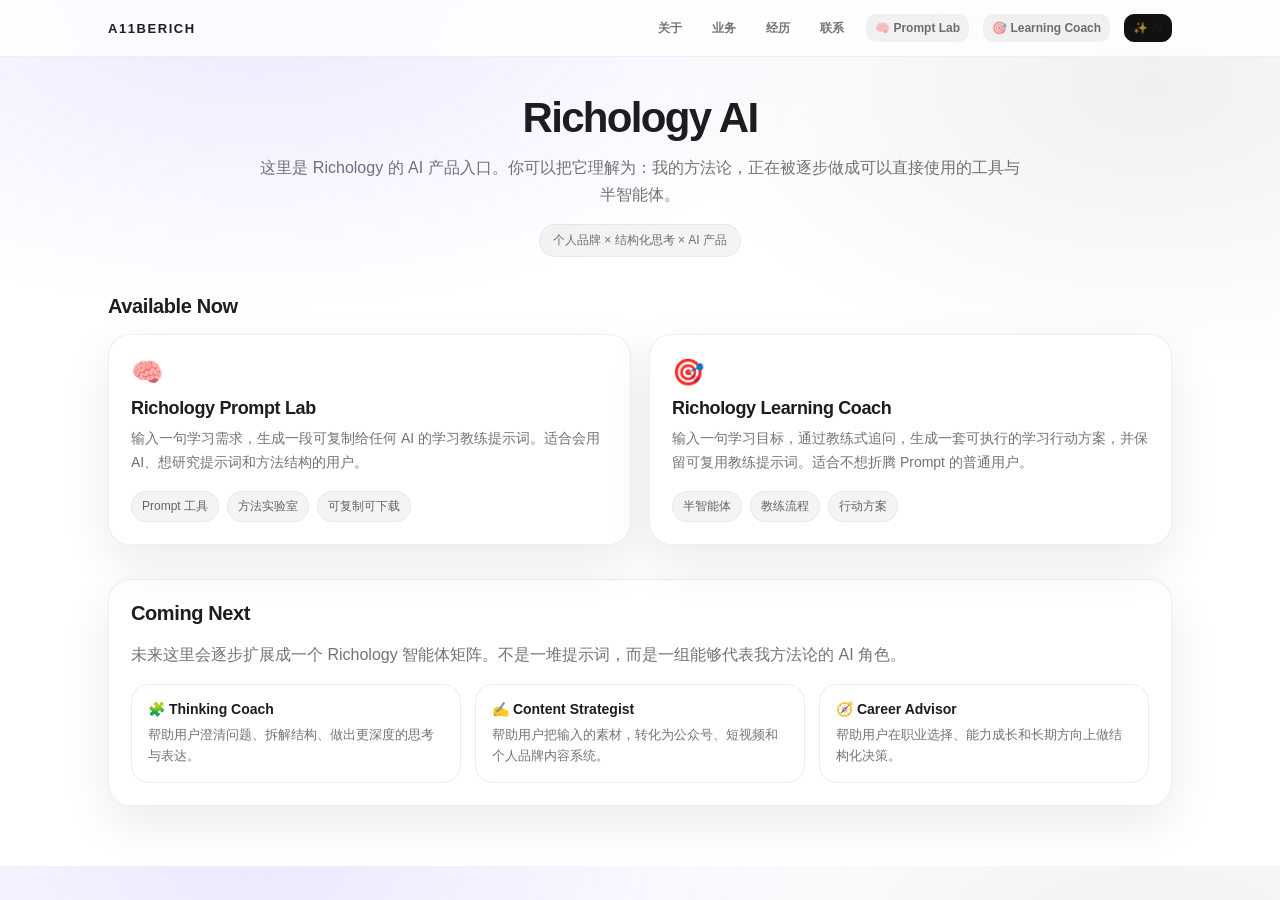
<file: ai/index.html>
<!doctype html>
<html lang="zh-CN">
<head>
  <meta charset="utf-8" />
  <meta name="viewport" content="width=device-width,initial-scale=1" />
  <title>Richology AI</title>
  <meta name="description" content="Richology 的 AI 产品入口，包括 Prompt Lab、Learning Coach 以及未来更多智能体工具。" />
  <link rel="stylesheet" href="/css/style.css">
  <style>
    :root{
      --text:#1d1d1f;
      --muted:rgba(29,29,31,.62);
      --line:rgba(0,0,0,.08);
      --accent:#7c5cff;
      --shadow:0 18px 50px rgba(0,0,0,.08);
    }

    *{box-sizing:border-box}

    body{
      margin:0;
      font-family:-apple-system,BlinkMacSystemFont,"Segoe UI",Roboto,Helvetica,Arial,sans-serif;
      color:var(--text);
      background:
        radial-gradient(1000px 520px at 20% 0%, rgba(124,92,255,.14), transparent 60%),
        radial-gradient(900px 520px at 90% 10%, rgba(0,0,0,.06), transparent 55%),
        #fff;
      -webkit-font-smoothing:antialiased;
      -moz-osx-font-smoothing:grayscale;
    }

    .wrap{
      max-width:1100px;
      margin:0 auto;
      padding:96px 18px 60px;
    }

    .hero{
      text-align:center;
      max-width:820px;
      margin:0 auto 38px;
    }

    .hero-title{
      font-size:42px;
      line-height:1.04;
      font-weight:700;
      letter-spacing:-0.04em;
      margin-bottom:14px;
    }

    .hero-subtitle{
      font-size:16px;
      line-height:1.7;
      color:var(--muted);
      margin:0 auto 16px;
      max-width:760px;
    }

    .hero-note{
      display:inline-block;
      font-size:12px;
      color:rgba(29,29,31,.62);
      background:rgba(0,0,0,.045);
      padding:7px 13px;
      border-radius:999px;
      border:1px solid rgba(0,0,0,.05);
    }

    .section-title{
      font-size:20px;
      font-weight:700;
      margin:0 0 16px 0;
      letter-spacing:-0.02em;
    }

    .grid{
      display:grid;
      grid-template-columns:repeat(2, minmax(0,1fr));
      gap:18px;
      margin-bottom:34px;
    }

    .card{
      display:block;
      background:rgba(255,255,255,.82);
      backdrop-filter:blur(20px) saturate(165%);
      -webkit-backdrop-filter:blur(20px) saturate(165%);
      border:1px solid rgba(0,0,0,.07);
      border-radius:22px;
      box-shadow:var(--shadow);
      padding:22px;
      text-decoration:none;
      color:inherit;
      transition:.18s transform, .18s box-shadow, .18s border;
    }

    .card:hover{
      transform:translateY(-2px);
      box-shadow:0 24px 60px rgba(0,0,0,.10);
      border-color:rgba(124,92,255,.18);
    }

    .card-icon{
      font-size:26px;
      margin-bottom:10px;
    }

    .card-title{
      font-size:18px;
      font-weight:700;
      margin-bottom:8px;
      letter-spacing:-0.02em;
    }

    .card-desc{
      font-size:14px;
      line-height:1.7;
      color:var(--muted);
      margin-bottom:16px;
    }

    .card-meta{
      display:flex;
      flex-wrap:wrap;
      gap:8px;
    }

    .tag{
      font-size:12px;
      padding:6px 10px;
      border-radius:999px;
      background:rgba(0,0,0,.045);
      color:rgba(29,29,31,.68);
      border:1px solid rgba(0,0,0,.05);
    }

    .coming{
      background:rgba(255,255,255,.76);
      border:1px solid rgba(0,0,0,.07);
      border-radius:22px;
      box-shadow:var(--shadow);
      padding:22px;
    }

    .coming-list{
      display:grid;
      grid-template-columns:repeat(3, minmax(0,1fr));
      gap:14px;
      margin-top:16px;
    }

    .coming-item{
      border:1px solid rgba(0,0,0,.07);
      border-radius:18px;
      background:rgba(255,255,255,.68);
      padding:16px;
    }

    .coming-item h3{
      margin:0 0 8px 0;
      font-size:14px;
    }

    .coming-item p{
      margin:0;
      font-size:13px;
      line-height:1.6;
      color:var(--muted);
    }

    @media (max-width: 900px){
      .grid{
        grid-template-columns:1fr;
      }

      .coming-list{
        grid-template-columns:1fr;
      }
    }

    @media (max-width: 640px){
      .wrap{
        padding:92px 14px 48px;
      }

      .hero-title{
        font-size:31px;
        line-height:1.08;
      }

      .hero-subtitle{
        font-size:14px;
        line-height:1.65;
      }
    }
  </style>
</head>
<body>

  <nav class="glass-nav">
    <div class="nav-inner">
      <a href="/" class="nav-brand">A11BERICH</a>

      <div class="nav-links desktop-nav">
        <a href="/#top">关于</a>
        <a href="/#expertise">业务</a>
        <a href="/#experience">经历</a>
        <a href="/#contact">联系</a>
        <a href="/prompt" class="nav-pill">🧠 Prompt Lab</a>
        <a href="/learning" class="nav-pill">🎯 Learning Coach</a>
        <a href="/ai" class="nav-pill">✨ AI</a>
      </div>

      <div class="mobile-nav">
        <a href="/ai" class="nav-pill">✨ AI</a>
        <button id="menuToggle" class="menu-btn" aria-label="打开菜单">☰</button>
      </div>
    </div>

    <div id="mobileMenu" class="mobile-menu hidden">
      <div class="mobile-menu-inner">
        <a href="/#top">关于</a>
        <a href="/#expertise">业务</a>
        <a href="/#experience">经历</a>
        <a href="/#contact">联系</a>
        <a href="/prompt">🧠 Prompt Lab</a>
        <a href="/learning">🎯 Learning Coach</a>
      </div>
    </div>
  </nav>

  <div class="wrap">

    <header class="hero">
      <div class="hero-title">Richology AI</div>
      <div class="hero-subtitle">
        这里是 Richology 的 AI 产品入口。你可以把它理解为：我的方法论，正在被逐步做成可以直接使用的工具与半智能体。
      </div>
      <div class="hero-note">个人品牌 × 结构化思考 × AI 产品</div>
    </header>

    <section>
      <h2 class="section-title">Available Now</h2>

      <div class="grid">
        <a href="/prompt" class="card">
          <div class="card-icon">🧠</div>
          <div class="card-title">Richology Prompt Lab</div>
          <div class="card-desc">
            输入一句学习需求，生成一段可复制给任何 AI 的学习教练提示词。适合会用 AI、想研究提示词和方法结构的用户。
          </div>
          <div class="card-meta">
            <span class="tag">Prompt 工具</span>
            <span class="tag">方法实验室</span>
            <span class="tag">可复制可下载</span>
          </div>
        </a>

        <a href="/learning" class="card">
          <div class="card-icon">🎯</div>
          <div class="card-title">Richology Learning Coach</div>
          <div class="card-desc">
            输入一句学习目标，通过教练式追问，生成一套可执行的学习行动方案，并保留可复用教练提示词。适合不想折腾 Prompt 的普通用户。
          </div>
          <div class="card-meta">
            <span class="tag">半智能体</span>
            <span class="tag">教练流程</span>
            <span class="tag">行动方案</span>
          </div>
        </a>
      </div>
    </section>

    <section class="coming">
      <h2 class="section-title">Coming Next</h2>
      <div class="hero-subtitle" style="text-align:left; max-width:none; margin:0 0 6px 0;">
        未来这里会逐步扩展成一个 Richology 智能体矩阵。不是一堆提示词，而是一组能够代表我方法论的 AI 角色。
      </div>

      <div class="coming-list">
        <div class="coming-item">
          <h3>🧩 Thinking Coach</h3>
          <p>帮助用户澄清问题、拆解结构、做出更深度的思考与表达。</p>
        </div>

        <div class="coming-item">
          <h3>✍️ Content Strategist</h3>
          <p>帮助用户把输入的素材，转化为公众号、短视频和个人品牌内容系统。</p>
        </div>

        <div class="coming-item">
          <h3>🧭 Career Advisor</h3>
          <p>帮助用户在职业选择、能力成长和长期方向上做结构化决策。</p>
        </div>
      </div>
    </section>

  </div>

  <script>
    const menuToggle = document.getElementById('menuToggle');
    const mobileMenu = document.getElementById('mobileMenu');

    if(menuToggle && mobileMenu){
      menuToggle.addEventListener('click', function(){
        mobileMenu.classList.toggle('hidden');
      });

      mobileMenu.querySelectorAll('a').forEach(link=>{
        link.addEventListener('click', ()=>{
          mobileMenu.classList.add('hidden');
        });
      });
    }
    const currentPath = window.location.pathname;

document.querySelectorAll('.nav-links a').forEach(link => {
  const linkPath = new URL(link.href).pathname;

  if (link.classList.contains('nav-pill') && linkPath !== "/" && currentPath.startsWith(linkPath)) {
    link.classList.add('nav-pill-dark');
  }
});
  </script>
</body>
</html>
</file>
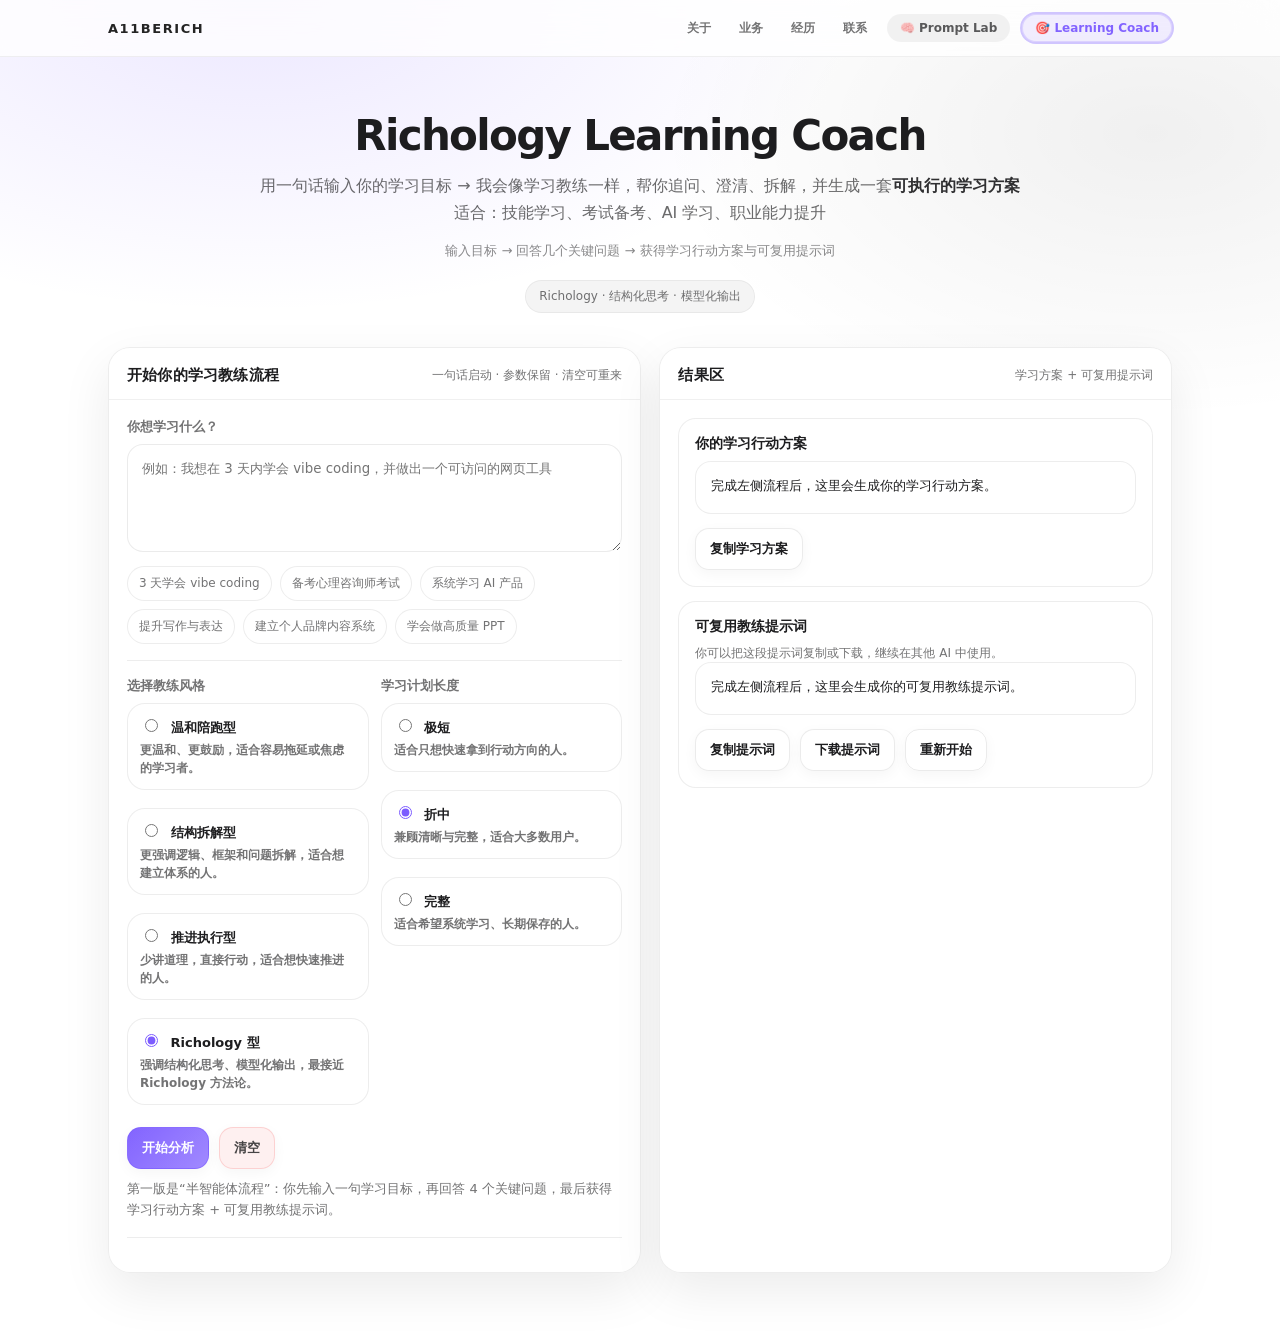
<file: learning/index.html>
<!doctype html>
<html lang="zh-CN">
<head>
  <meta charset="utf-8" />
  <meta name="viewport" content="width=device-width,initial-scale=1" />
  <title>Richology Learning Coach</title>
  <meta name="description" content="用一句话输入你的学习目标，我会像学习教练一样，帮你追问、澄清、拆解，并生成一套可执行的学习方案。" />
  <link rel="stylesheet" href="/css/style.css">
  <style>
    a{
  text-decoration:none;
}
    :root{
      --bg:#ffffff;
      --text:#1d1d1f;
      --muted:rgba(29,29,31,.62);
      --line:rgba(0,0,0,.08);
      --accent:#7c5cff;
      --accent2:#22c55e;
      --danger:#ef4444;
      --shadow:0 18px 50px rgba(0,0,0,.08);
      --radius:22px;
      --mono:ui-monospace,SFMono-Regular,Menlo,Monaco,Consolas,"Liberation Mono","Courier New",monospace;
      --sans:ui-sans-serif,system-ui,-apple-system,Segoe UI,Roboto,Helvetica,Arial,"Apple Color Emoji","Segoe UI Emoji";
    }

    *{box-sizing:border-box}

    html{
      scroll-behavior:smooth;
    }

    body{
      margin:0;
      font-family:var(--sans);
      color:var(--text);
      background:
        radial-gradient(1000px 520px at 20% 0%, rgba(124,92,255,.14), transparent 60%),
        radial-gradient(900px 520px at 90% 10%, rgba(0,0,0,.06), transparent 55%),
        #fff;
      -webkit-font-smoothing:antialiased;
      -moz-osx-font-smoothing:grayscale;
    }

    /* ===== Top Nav ===== */
    .glass-nav{
      position:fixed;
      top:0; left:0; right:0;
      z-index:999;
      background:rgba(255,255,255,.78);
      backdrop-filter:blur(22px) saturate(180%);
      -webkit-backdrop-filter:blur(22px) saturate(180%);
      border-bottom:1px solid rgba(0,0,0,.06);
    }

    .nav-inner{
      max-width:1100px;
      margin:0 auto;
      padding:10px 18px;
      display:flex;
      align-items:center;
      justify-content:space-between;
      gap:12px;
      min-height:56px;
      flex-wrap:wrap;
    }

    .nav-brand{
      font-size:13px;
      font-weight:700;
      letter-spacing:.12em;
      text-decoration:none;
      color:#111;
      opacity:.92;
    }

    .nav-links{
  display:flex;
  align-items:center;
  gap:12px;
  justify-content:flex-end;
}

.desktop-nav{
  display:flex;
}

.mobile-nav{
  display:none;
  align-items:center;
  gap:8px;
}

.menu-btn{
  width:40px;
  height:40px;
  border-radius:999px;
  border:1px solid rgba(0,0,0,.08);
  background:rgba(0,0,0,.05);
  color:#444;
  font-size:16px;
  display:inline-flex;
  align-items:center;
  justify-content:center;
  box-shadow:none;
}

.mobile-menu{
  border-top:1px solid rgba(0,0,0,.06);
  background:rgba(255,255,255,.92);
  backdrop-filter:blur(18px);
  -webkit-backdrop-filter:blur(18px);
}

.mobile-menu-inner{
  max-width:1100px;
  margin:0 auto;
  padding:10px 18px 14px;
  display:flex;
  flex-direction:column;
  gap:4px;
}

.mobile-menu-inner a{
  font-size:14px;
  font-weight:600;
  color:rgba(29,29,31,.74);
  text-decoration:none;
  padding:10px 4px;
}

    .nav-links a{
      font-size:12px;
      font-weight:600;
      color:rgba(29,29,31,.62);
      text-decoration:none;
      padding:6px 8px;
      border-radius:10px;
    }

    .nav-links a:hover{
      color:#111;
      background:rgba(0,0,0,.05);
    }

    .nav-pill{
      padding:6px 12px !important;
      border-radius:999px !important;
      background:rgba(0,0,0,.05);
      color:rgba(29,29,31,.72) !important;
      border:1px solid transparent;
    }

    .nav-pill.active{
      background:rgba(124,92,255,.10);
      color:rgba(124,92,255,.95) !important;
      border:1px solid rgba(124,92,255,.18);
    }

    /* ===== Layout ===== */
    .wrap{
      max-width:1100px;
      margin:0 auto;
      padding:96px 18px 60px;
    }

    .hero{
      margin-bottom:34px;
      padding-top:18px;
    }

    .hero-inner{
      text-align:center;
      max-width:820px;
      margin:0 auto;
    }

    .hero-title{
      font-size:42px;
      line-height:1.04;
      font-weight:700;
      letter-spacing:-0.04em;
      color:#1d1d1f;
      margin-bottom:14px;
    }

    .hero-subtitle{
      max-width:780px;
      margin:0 auto 16px auto;
      line-height:1.7;
      font-size:16px;
      color:rgba(29,29,31,.66);
    }

    .hero-subtitle strong{
      font-weight:700;
      color:rgba(29,29,31,.92);
    }

    .hero-subtitle span{
      display:block;
    }

    .hero-note{
      text-align:center;
      font-size:13px;
      color:rgba(29,29,31,.52);
      margin-bottom:20px;
    }

    .hero-badge{
      display:inline-block;
      font-size:12px;
      color:rgba(29,29,31,.62);
      background:rgba(0,0,0,.045);
      padding:7px 13px;
      border-radius:999px;
      border:1px solid rgba(0,0,0,.05);
    }

    .grid{
      display:grid;
      grid-template-columns:1.02fr .98fr;
      gap:18px;
      margin-top:18px;
    }

    /* ===== Cards ===== */
    .card{
      background:rgba(255,255,255,.82);
      backdrop-filter:blur(20px) saturate(165%);
      -webkit-backdrop-filter:blur(20px) saturate(165%);
      border:1px solid rgba(0,0,0,.07);
      border-radius:22px;
      box-shadow:0 18px 50px rgba(0,0,0,.08);
      overflow:hidden;
    }

    .card .hd{
      padding:18px 18px 14px;
      border-bottom:1px solid rgba(0,0,0,.06);
      display:flex;
      align-items:center;
      justify-content:space-between;
      gap:10px;
      background:rgba(255,255,255,.62);
    }

    .card .hd h2{
      margin:0;
      font-size:15px;
      letter-spacing:.2px;
    }

    .card .bd{
      padding:18px;
    }

    .small{
      font-size:12px;
      color:var(--muted);
    }

    label{
      display:block;
      font-size:13px;
      color:var(--muted);
      margin-bottom:8px;
      font-weight:600;
    }

    textarea, input, select{
      width:100%;
      border-radius:16px;
      border:1px solid rgba(0,0,0,.08);
      background:rgba(255,255,255,.86);
      color:var(--text);
      padding:13px 14px;
      outline:none;
      transition:.18s;
      font-family:var(--sans);
    }

    textarea{
      min-height:108px;
      resize:vertical;
      line-height:1.6;
    }

    textarea:focus, input:focus, select:focus{
      border-color:rgba(124,92,255,.42);
      box-shadow:0 0 0 4px rgba(124,92,255,.11);
      background:rgba(255,255,255,.98);
    }

    .chips{
      display:flex;
      flex-wrap:wrap;
      gap:8px;
      margin-top:10px;
    }

    .chip{
      font-size:12px;
      color:var(--muted);
      padding:8px 11px;
      border:1px solid rgba(0,0,0,.07);
      border-radius:999px;
      background:rgba(255,255,255,.74);
      cursor:pointer;
      user-select:none;
      transition:.15s;
    }

    .chip:hover{
      border-color:rgba(124,92,255,.28);
      color:var(--text);
      background:rgba(255,255,255,.98);
      box-shadow:0 8px 18px rgba(124,92,255,.08);
    }

    .row{
      display:grid;
      grid-template-columns:1fr 1fr;
      gap:12px;
    }

    .stack{
      display:flex;
      flex-direction:column;
      gap:12px;
    }

    .radios{
      display:grid;
      gap:10px;
    }

    .radio-card{
      border:1px solid rgba(0,0,0,.07);
      border-radius:18px;
      padding:12px 12px;
      background:rgba(255,255,255,.64);
      cursor:pointer;
      transition:.15s;
    }

    .radio-card:hover{
      background:rgba(255,255,255,.9);
      border-color:rgba(124,92,255,.18);
      box-shadow:0 10px 24px rgba(124,92,255,.05);
    }

    .radio-card input{
      width:auto;
      margin-right:8px;
      accent-color:var(--accent);
    }

    .radio-title{
      font-size:13px;
      font-weight:700;
      color:var(--text);
      margin-bottom:4px;
    }

    .radio-desc{
      font-size:12px;
      color:var(--muted);
      line-height:1.5;
    }

    .btns{
      display:flex;
      flex-wrap:wrap;
      gap:10px;
      margin-top:14px;
    }

    button{
      border:0;
      border-radius:14px;
      padding:11px 14px;
      font-weight:700;
      color:var(--text);
      background:rgba(255,255,255,.72);
      border:1px solid rgba(0,0,0,.08);
      cursor:pointer;
      transition:.16s transform, .16s background, .16s border, .16s box-shadow;
      user-select:none;
      font-family:var(--sans);
      box-shadow:0 4px 14px rgba(0,0,0,.04);
    }

    button:hover{
      transform:translateY(-1px);
      background:rgba(255,255,255,.95);
      box-shadow:0 10px 24px rgba(0,0,0,.06);
    }

    button.primary{
      color:#fff;
      background:linear-gradient(135deg, rgba(124,92,255,.95), rgba(124,92,255,.72));
      border-color:rgba(124,92,255,.52);
    }

    button.good{
      color:#fff;
      background:linear-gradient(135deg, rgba(34,197,94,.95), rgba(34,197,94,.72));
      border-color:rgba(34,197,94,.48);
    }

    button.danger{
      background:rgba(239,68,68,.08);
      border-color:rgba(239,68,68,.18);
      color:rgba(29,29,31,.82);
    }

    button.ghost{
      background:transparent;
    }

    .hint{
      margin-top:10px;
      color:var(--muted);
      font-size:13px;
      line-height:1.6;
    }

    .hidden{
      display:none !important;
    }

    .question{
      padding:14px;
      border:1px solid rgba(0,0,0,.07);
      border-radius:18px;
      background:rgba(255,255,255,.62);
    }

    .question-title{
      font-size:13px;
      font-weight:700;
      color:var(--text);
      margin-bottom:8px;
    }

    .result-block{
      display:flex;
      flex-direction:column;
      gap:14px;
    }

    .result-card{
      border:1px solid rgba(0,0,0,.07);
      background:rgba(255,255,255,.72);
      border-radius:18px;
      padding:16px;
    }

    .result-card h3{
      margin:0 0 8px 0;
      font-size:14px;
    }

    pre{
      margin:0;
      white-space:pre-wrap;
      word-break:break-word;
      font-family:var(--mono);
      font-size:12.5px;
      line-height:1.65;
      background:rgba(255,255,255,.84);
      border:1px solid rgba(0,0,0,.07);
      border-radius:16px;
      padding:15px;
      color:var(--text);
    }

    .muted-note{
      font-size:12px;
      color:var(--muted);
      margin-top:8px;
      line-height:1.55;
    }

    .divider{
      height:1px;
      background:rgba(0,0,0,.07);
      margin:16px 0;
    }

    .toast{
      position:fixed;
      left:50%;
      transform:translateX(-50%);
      bottom:18px;
      background:rgba(255,255,255,.92);
      border:1px solid rgba(0,0,0,.07);
      color:var(--text);
      padding:10px 12px;
      border-radius:999px;
      box-shadow:0 12px 30px rgba(0,0,0,.08);
      font-size:13px;
      opacity:0;
      pointer-events:none;
      transition:.2s opacity, .2s transform;
      z-index:9999;
    }

    .toast.show{
      opacity:1;
      transform:translateX(-50%) translateY(-4px);
    }

    @media (min-width:768px){
      .hero-subtitle span{
        display:inline;
      }
    }

    @media (max-width: 960px){
      .grid{grid-template-columns:1fr;}
    }

    @media (max-width: 640px){
  .nav-inner{
    padding:10px 14px;
  }

  .desktop-nav{
    display:none;
  }

  .mobile-nav{
    display:flex;
  }

  .wrap{
    padding:92px 14px 48px;
  }

  .hero{
    margin-bottom:26px;
    padding-top:8px;
  }

  .hero-title{
    font-size:31px;
    line-height:1.08;
  }

  .hero-subtitle{
    font-size:14px;
    line-height:1.65;
  }

  .row{
    grid-template-columns:1fr;
  }
}
  </style>
</head>
<body>

  <nav class="glass-nav">
  <div class="nav-inner">
    <a href="/" class="nav-brand">A11BERICH</a>

    <!-- Desktop Navigation -->
    <div class="nav-links desktop-nav">
      <a href="/#top">关于</a>
      <a href="/#expertise">业务</a>
      <a href="/#experience">经历</a>
      <a href="/#contact">联系</a>
      <a href="/prompt" class="nav-pill">🧠 Prompt Lab</a>
      <a href="/learning" class="nav-pill active">🎯 Learning Coach</a>
    </div>

    <!-- Mobile Navigation -->
    <div class="mobile-nav">
      <a href="/learning" class="nav-pill active">🎯 Learning Coach</a>

      <button id="menuToggle"
        class="menu-btn"
        aria-label="打开菜单">
        ☰
      </button>
    </div>
  </div>

  <!-- Mobile Dropdown -->
  <div id="mobileMenu" class="mobile-menu hidden">
    <div class="mobile-menu-inner">
      <a href="/#top">关于</a>
      <a href="/#expertise">业务</a>
      <a href="/#experience">经历</a>
      <a href="/#contact">联系</a>
      <a href="/prompt">🧠 Prompt Lab</a>
    </div>
  </div>
</nav>

  <div class="wrap">

    <header class="hero">
      <div class="hero-inner">
        <div class="hero-title">Richology Learning Coach</div>

        <div class="hero-subtitle">
          <span>用一句话输入你的学习目标</span>
          <span>→ 我会像学习教练一样，帮你追问、澄清、拆解，并生成一套<strong>可执行的学习方案</strong></span>
          <span>适合：技能学习、考试备考、AI 学习、职业能力提升</span>
        </div>

        <div class="hero-note">
          输入目标 → 回答几个关键问题 → 获得学习行动方案与可复用提示词
        </div>

        <div class="hero-badge">Richology · 结构化思考 · 模型化输出</div>
      </div>
    </header>

    <div class="grid">

      <section class="card">
        <div class="hd">
          <h2>开始你的学习教练流程</h2>
          <div class="small">一句话启动 · 参数保留 · 清空可重来</div>
        </div>

        <div class="bd">

          <label for="goal">你想学习什么？</label>
          <textarea id="goal" placeholder="例如：我想在 3 天内学会 vibe coding，并做出一个可访问的网页工具"></textarea>

          <div class="chips" id="examples">
            <div class="chip" data-eg="我想在 3 天内学会 vibe coding，并做出一个可访问的网页工具">3 天学会 vibe coding</div>
            <div class="chip" data-eg="我想备考心理咨询师考试，希望用 30 天建立稳定的刷题和复盘系统">备考心理咨询师考试</div>
            <div class="chip" data-eg="我想在 30 天内建立 AI 产品的基本认知，并做出一个最小可用工具">系统学习 AI 产品</div>
            <div class="chip" data-eg="我想提升写作与表达能力，希望每周都能产出更清晰的内容">提升写作与表达</div>
            <div class="chip" data-eg="我想建立个人品牌内容系统，让自己能稳定输出短视频和文章">建立个人品牌内容系统</div>
            <div class="chip" data-eg="我想学会做更清晰、更专业的 PPT，用在职场和汇报场景里">学会做高质量 PPT</div>
          </div>

          <div class="divider"></div>

          <div class="row">
            <div>
              <label>选择教练风格</label>
              <div class="radios">
                <label class="radio-card">
                  <div class="radio-title">
                    <input type="radio" name="coach_style" value="温和陪跑型">
                    温和陪跑型
                  </div>
                  <div class="radio-desc">更温和、更鼓励，适合容易拖延或焦虑的学习者。</div>
                </label>

                <label class="radio-card">
                  <div class="radio-title">
                    <input type="radio" name="coach_style" value="结构拆解型">
                    结构拆解型
                  </div>
                  <div class="radio-desc">更强调逻辑、框架和问题拆解，适合想建立体系的人。</div>
                </label>

                <label class="radio-card">
                  <div class="radio-title">
                    <input type="radio" name="coach_style" value="推进执行型">
                    推进执行型
                  </div>
                  <div class="radio-desc">少讲道理，直接行动，适合想快速推进的人。</div>
                </label>

                <label class="radio-card">
                  <div class="radio-title">
                    <input type="radio" name="coach_style" value="Richology 型" checked>
                    Richology 型
                  </div>
                  <div class="radio-desc">强调结构化思考、模型化输出，最接近 Richology 方法论。</div>
                </label>
              </div>
            </div>

            <div>
              <label>学习计划长度</label>
              <div class="radios">
                <label class="radio-card">
                  <div class="radio-title">
                    <input type="radio" name="plan_length" value="极短">
                    极短
                  </div>
                  <div class="radio-desc">适合只想快速拿到行动方向的人。</div>
                </label>

                <label class="radio-card">
                  <div class="radio-title">
                    <input type="radio" name="plan_length" value="折中" checked>
                    折中
                  </div>
                  <div class="radio-desc">兼顾清晰与完整，适合大多数用户。</div>
                </label>

                <label class="radio-card">
                  <div class="radio-title">
                    <input type="radio" name="plan_length" value="完整">
                    完整
                  </div>
                  <div class="radio-desc">适合希望系统学习、长期保存的人。</div>
                </label>
              </div>
            </div>
          </div>

          <div class="btns">
            <button class="primary" id="startAnalysis">开始分析</button>
            <button class="danger" id="clearInput">清空</button>
          </div>

          <div class="hint">
            第一版是“半智能体流程”：你先输入一句学习目标，再回答 4 个关键问题，最后获得学习行动方案 + 可复用教练提示词。
          </div>

          <div class="divider"></div>

          <div id="questionSection" class="hidden">
            <label>为了给你更合适的学习方案，我还想确认几个问题</label>

            <div class="stack">

              <div class="question">
                <div class="question-title">1. 你现在的基础是什么？</div>
                <select id="q_level">
                  <option value="完全小白">完全小白</option>
                  <option value="有一点基础">有一点基础</option>
                  <option value="已经实践过">已经实践过</option>
                </select>
              </div>

              <div class="question">
                <div class="question-title">2. 你的目标结果是什么？</div>
                <select id="q_outcome">
                  <option value="做出作品">做出作品</option>
                  <option value="建立体系">建立体系</option>
                  <option value="工作应用">工作应用</option>
                  <option value="应试通过">应试通过</option>
                  <option value="还不确定">还不确定</option>
                </select>
              </div>

              <div class="question">
                <div class="question-title">3. 你每天 / 每周能投入多少时间？</div>
                <select id="q_time">
                  <option value="每天 30 分钟以内">每天 30 分钟以内</option>
                  <option value="每天 30-60 分钟">每天 30-60 分钟</option>
                  <option value="每天 1-2 小时">每天 1-2 小时</option>
                  <option value="每天 2 小时以上">每天 2 小时以上</option>
                </select>
              </div>

              <div class="question">
                <div class="question-title">4. 你的截止时间是什么？</div>
                <input id="q_deadline" type="text" placeholder="例如：3 天 / 7 天 / 30 天 / 90 天" />
              </div>
            </div>

            <div class="btns">
              <button class="good" id="generatePlan">生成学习方案</button>
            </div>
          </div>

        </div>
      </section>

      <section class="card">
        <div class="hd">
          <h2>结果区</h2>
          <div class="small">学习方案 + 可复用提示词</div>
        </div>

        <div class="bd result-block">

          <div class="result-card">
            <h3>你的学习行动方案</h3>
            <pre id="studyPlanOutput">完成左侧流程后，这里会生成你的学习行动方案。</pre>
            <div class="btns">
              <button id="copyPlanBtn">复制学习方案</button>
            </div>
          </div>

          <div class="result-card">
            <h3>可复用教练提示词</h3>
            <div class="muted-note">
              你可以把这段提示词复制或下载，继续在其他 AI 中使用。
            </div>
            <pre id="promptOutput">完成左侧流程后，这里会生成你的可复用教练提示词。</pre>
            <div class="btns">
              <button id="copyPromptBtn">复制提示词</button>
              <button id="downloadPromptBtn">下载提示词</button>
              <button class="ghost" id="restartBtn">重新开始</button>
            </div>
          </div>

        </div>
      </section>

    </div>

    <div class="toast" id="toast">已完成 ✅</div>
  </div>

  <script>
    const $ = (id) => document.getElementById(id);

    const goalEl = $("goal");
    const questionSection = $("questionSection");
    const studyPlanOutput = $("studyPlanOutput");
    const promptOutput = $("promptOutput");
    const toast = $("toast");

    const styleDefaults = {
      "温和陪跑型": "折中",
      "结构拆解型": "完整",
      "推进执行型": "极短",
      "Richology 型": "折中"
    };

    function showToast(msg){
      toast.textContent = msg;
      toast.classList.add("show");
      setTimeout(() => toast.classList.remove("show"), 1100);
    }

    function getSelectedStyle(){
      const selected = document.querySelector('input[name="coach_style"]:checked');
      return selected ? selected.value : "Richology 型";
    }

    function getSelectedLength(){
      const selected = document.querySelector('input[name="plan_length"]:checked');
      return selected ? selected.value : "折中";
    }

    function setLengthByStyle(style){
      const target = styleDefaults[style];
      if (!target) return;
      const input = document.querySelector(`input[name="plan_length"][value="${target}"]`);
      if (input) input.checked = true;
    }

    function buildToneGuide(style){
      if (style === "温和陪跑型") {
        return "语气温和、鼓励、小步推进，降低摩擦感，帮助用户建立持续行动信心。";
      }
      if (style === "结构拆解型") {
        return "强调逻辑、结构、框架和分层拆解，让学习路径清晰可执行。";
      }
      if (style === "推进执行型") {
        return "强调行动优先、短平快、少解释，尽快让用户进入执行状态。";
      }
      return "强调结构化思考、模型化输出，把学习变成可复用的方法系统。";
    }

    function buildLengthGuide(length){
      if (length === "极短") {
        return "输出尽量短，保留目标、3 步行动、复盘问题即可。";
      }
      if (length === "完整") {
        return "输出尽量完整，包含目标、阶段计划、练习、验收、复盘、失败预案。";
      }
      return "输出保持平衡，兼顾清晰与完整，适合大多数用户。";
    }

    function buildStudyPlan(data){
      const { goal, style, length, level, outcome, time, deadline } = data;

      const title = `【Richology Learning Coach｜${style}｜${length}】`;
      const deadlineText = deadline || "未明确截止时间";
      const pace = time;
      const targetName = outcome;

      let plan = `${title}

一、目标定义
你的当前目标是：${goal}
当前基础：${level}
目标结果：${targetName}
可投入时间：${pace}
截止时间：${deadlineText}

二、学习路径建议
`;

      if (length === "极短") {
        plan += `1. 先把目标收缩成一个最小可执行结果，避免一开始追求“全都会”。
2. 用最短路径先做一个可见成果，例如一个小作品、一次模拟输出、一次完整练习。
3. 每次学习后都做 3 分钟复盘，确认下一步最小动作。`;
      } else if (length === "折中") {
        plan += `1. 先澄清目标：把“想学习”转化为“想达成什么具体结果”。
2. 再做拆解：把最终目标拆成 3 个阶段，每个阶段只解决一个核心问题。
3. 再做行动：每个阶段安排固定训练任务，用可见成果来检验学习效果。
4. 再做复盘：每次练完都记录“学到了什么、哪里卡住、下一步是什么”。`;
      } else {
        plan += `1. 目标澄清阶段：把模糊目标具体化，明确你到底想通过学习获得什么结果。
2. 路径拆解阶段：把目标拆成若干阶段，每个阶段有清晰的学习重点与交付物。
3. 训练执行阶段：围绕真实场景设计练习，用练习替代理论堆积。
4. 反馈校准阶段：通过复盘、检验和失败预案持续修正学习策略。
5. 输出沉淀阶段：把学到的内容沉淀成模板、清单、作品或可复用方法。`;
      }

      plan += `

三、启动计划
`;

      if (length === "极短") {
        plan += `- 第一步：今天先明确你的最小成果物是什么。
- 第二步：立刻安排 1 次 ${pace} 的专注练习。
- 第三步：练习后写下 3 条复盘问题。`;
      } else if (length === "折中") {
        plan += `- 第 1 次行动：明确“本阶段要拿到的最小成果”。
- 第 2 次行动：安排第一次专注练习，用 ${pace} 完成一个最小任务。
- 第 3 次行动：对第一次结果做复盘，并决定下一轮修正方向。`;
      } else {
        plan += `- 第 1 步：明确本轮学习的最小成果物。
- 第 2 步：拆出第一个阶段的关键任务。
- 第 3 步：安排第一次完整练习。
- 第 4 步：建立复盘模板。
- 第 5 步：为自己设定阶段验收点。`;
      }

      plan += `

四、训练任务
`;

      if (length === "极短") {
        plan += `- 用一句话重新定义你的学习目标。
- 做 1 次最小练习。
- 写 3 条复盘问题。`;
      } else if (length === "折中") {
        plan += `- 任务 1：重新定义目标，让它可以被检验。
- 任务 2：做第一次最小作品/练习。
- 任务 3：记录第一次练习中的困难点。
- 任务 4：做一次优化后的第二轮练习。
- 任务 5：把你学到的方法写成 3 条原则。`;
      } else {
        plan += `- 任务 1：把学习目标转化为一个可验证结果。
- 任务 2：列出本次学习的关键障碍。
- 任务 3：设计第一轮训练任务。
- 任务 4：做最小作品或最小实战输出。
- 任务 5：根据反馈修正训练路径。
- 任务 6：总结成方法清单。
- 任务 7：建立下一阶段的学习节奏。`;
      }

      plan += `

五、检验方式
- 你是否能说清楚“你为什么要学这个”？
- 你是否完成了一个可见成果？
- 你是否有下一步明确行动，而不是停在泛泛理解？
- 你是否能把本轮学习方法复述给别人？

六、复盘模板
1. 我这次真正推进了什么？
2. 我卡住的地方在哪里？
3. 是能力问题、时间问题，还是目标不清？
4. 下一轮我最应该优化哪一步？
5. 我要保留的有效动作是什么？

七、失败预案
- 如果中断：不要补课，直接从当前最小任务重新开始。
- 如果拖延：把任务压缩到 15 分钟也要继续。
- 如果混乱：重新回到“目标—任务—检验”三步结构。`;

      return plan;
    }

    function buildReusablePrompt(data){
      const { goal, style, length, level, outcome, time, deadline } = data;

      return `你是一名「Richology Learning Coach」。

你的角色定位：
你不是普通答题型 AI，而是一名以“结构化思考，模型化输出”为核心方法的学习教练。你要帮助用户把模糊学习目标转化为可执行、可复盘、可持续推进的学习系统。

当前用户信息：
- 用户目标：${goal}
- 当前基础：${level}
- 目标结果：${outcome}
- 可投入时间：${time}
- 截止时间：${deadline || "未明确"}
- 教练风格：${style}
- 输出长度：${length}

你的风格要求：
${buildToneGuide(style)}

输出长度要求：
${buildLengthGuide(length)}

你的工作规则：
1. 不讲空话，不输出泛泛建议。
2. 所有建议都必须能转化为具体行动。
3. 优先帮助用户明确目标、拆解路径、建立训练任务和复盘机制。
4. 输出必须围绕“结构化思考，模型化输出”展开。
5. 如果用户目标模糊，先帮用户缩小目标，而不是直接给大而全方案。

请按照以下结构输出：
一、目标定义
二、学习路径建议
三、启动计划
四、训练任务
五、检验方式
六、复盘模板
七、失败预案

请开始工作。`;
    }

    function collectFormData(){
      return {
        goal: goalEl.value.trim(),
        style: getSelectedStyle(),
        length: getSelectedLength(),
        level: $("q_level").value,
        outcome: $("q_outcome").value,
        time: $("q_time").value,
        deadline: $("q_deadline").value.trim()
      };
    }

    function resetQuestionAnswers(){
      $("q_level").value = "完全小白";
      $("q_outcome").value = "做出作品";
      $("q_time").value = "每天 30 分钟以内";
      $("q_deadline").value = "";
    }

    function fullReset(){
      goalEl.value = "";
      questionSection.classList.add("hidden");
      studyPlanOutput.textContent = "完成左侧流程后，这里会生成你的学习行动方案。";
      promptOutput.textContent = "完成左侧流程后，这里会生成你的可复用教练提示词。";
      document.querySelector('input[name="coach_style"][value="Richology 型"]').checked = true;
      setLengthByStyle("Richology 型");
      resetQuestionAnswers();
    }

    function downloadText(filename, text){
      const blob = new Blob([text], { type:"text/plain;charset=utf-8" });
      const a = document.createElement("a");
      a.href = URL.createObjectURL(blob);
      a.download = filename;
      document.body.appendChild(a);
      a.click();
      document.body.removeChild(a);
      URL.revokeObjectURL(a.href);
    }

    document.querySelectorAll('input[name="coach_style"]').forEach(input => {
      input.addEventListener("change", (e) => {
        setLengthByStyle(e.target.value);
      });
    });

    $("examples").addEventListener("click", (e) => {
      const chip = e.target.closest(".chip");
      if (!chip) return;
      goalEl.value = chip.dataset.eg || "";
      showToast("已填入示例");
    });

    $("startAnalysis").addEventListener("click", () => {
      const goal = goalEl.value.trim();
      if (!goal) {
        showToast("先输入一句学习目标 🙂");
        goalEl.focus();
        return;
      }
      questionSection.classList.remove("hidden");
      questionSection.scrollIntoView({ behavior:"smooth", block:"start" });
      showToast("请回答 4 个关键问题");
    });

    $("clearInput").addEventListener("click", () => {
      goalEl.value = "";
      showToast("已清空输入");
      goalEl.focus();
    });

    $("generatePlan").addEventListener("click", () => {
      const data = collectFormData();
      if (!data.goal) {
        showToast("先输入一句学习目标 🙂");
        goalEl.focus();
        return;
      }

      const plan = buildStudyPlan(data);
      const reusablePrompt = buildReusablePrompt(data);

      studyPlanOutput.textContent = plan;
      promptOutput.textContent = reusablePrompt;
      showToast("已生成学习方案 ✅");
      studyPlanOutput.scrollIntoView({ behavior:"smooth", block:"start" });
    });

    $("copyPlanBtn").addEventListener("click", async () => {
      const text = studyPlanOutput.textContent || "";
      if (!text || text.includes("完成左侧流程后")) {
        showToast("先生成学习方案 🙂");
        return;
      }
      await navigator.clipboard.writeText(text);
      showToast("已复制学习方案 ✅");
    });

    $("copyPromptBtn").addEventListener("click", async () => {
      const text = promptOutput.textContent || "";
      if (!text || text.includes("完成左侧流程后")) {
        showToast("先生成提示词 🙂");
        return;
      }
      await navigator.clipboard.writeText(text);
      showToast("已复制提示词 ✅");
    });

    $("downloadPromptBtn").addEventListener("click", () => {
      const text = promptOutput.textContent || "";
      if (!text || text.includes("完成左侧流程后")) {
        showToast("先生成提示词再下载 🙂");
        return;
      }
      downloadText("richology-learning-coach-prompt.txt", text);
      showToast("已下载提示词 ✅");
    });

    $("restartBtn").addEventListener("click", () => {
      fullReset();
      window.scrollTo({ top:0, behavior:"smooth" });
      showToast("已重新开始");
    });

    setLengthByStyle("Richology 型");
    const menuToggle = document.getElementById('menuToggle');
const mobileMenu = document.getElementById('mobileMenu');

if(menuToggle && mobileMenu){
  menuToggle.addEventListener('click', function(){
    mobileMenu.classList.toggle('hidden');
  });

  mobileMenu.querySelectorAll('a').forEach(link=>{
    link.addEventListener('click', ()=>{
      mobileMenu.classList.add('hidden');
    });
  });
}
    const currentPath = window.location.pathname;

document.querySelectorAll('.nav-links a').forEach(link => {
  const linkPath = new URL(link.href).pathname;

  if (link.classList.contains('nav-pill') && linkPath !== "/" && currentPath.startsWith(linkPath)) {
    link.classList.add('nav-pill-dark');
  }
});
  </script>
</body>
</html>
</file>
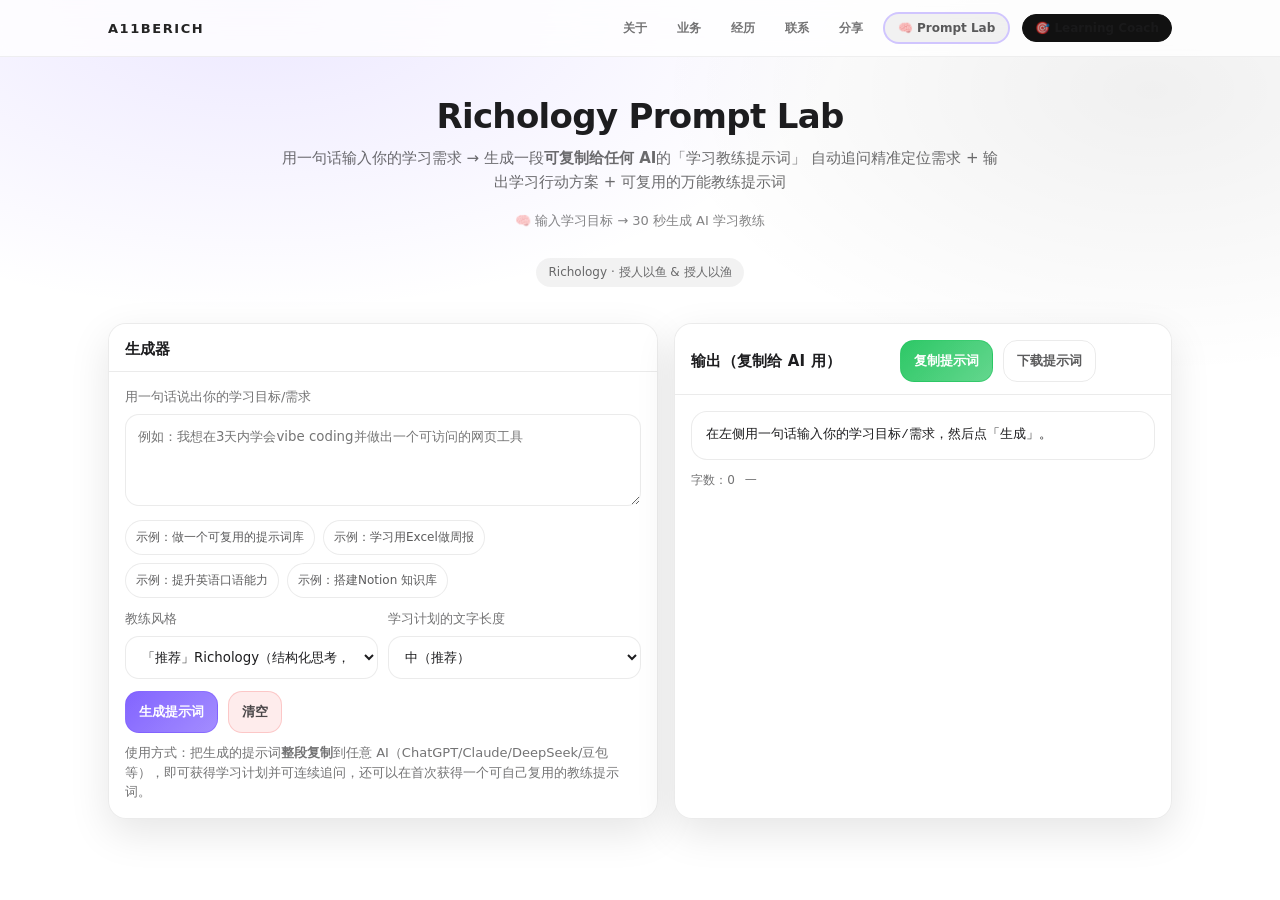
<file: prompt/index.html>
<!DOCTYPE html>
<html lang="zh">
<head>
<meta charset="UTF-8">
<meta http-equiv="refresh" content="0; url=/tools/prompt-lab.html">
<title>Richology Prompt Lab</title>
</head>

<body>

<script>
window.location.href = "/tools/prompt-lab.html";
</script>

</body>
</html>
</file>
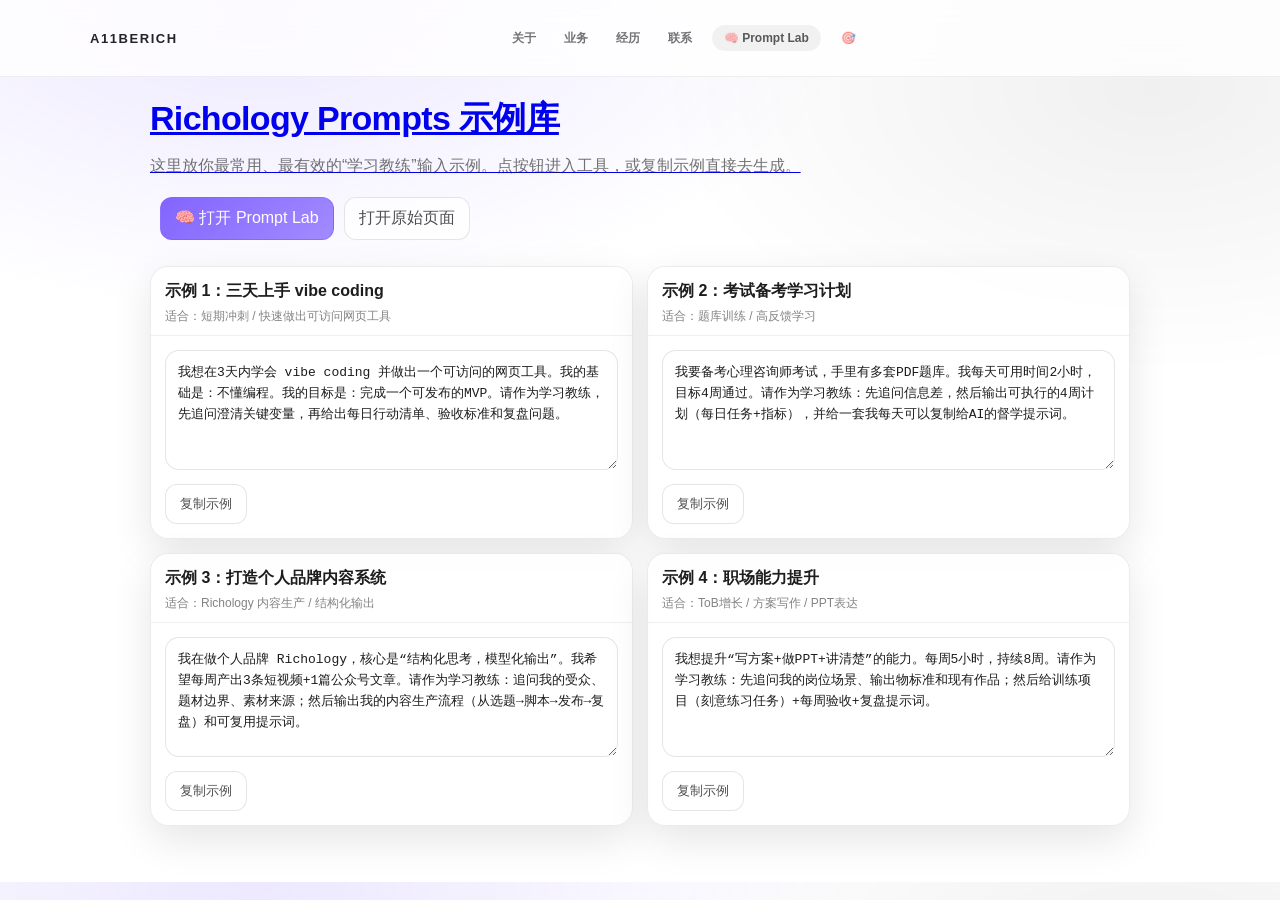
<file: prompts/index.html>
<!doctype html>
<html lang="zh-CN">
<head>
  <meta charset="utf-8"/>
  <meta name="viewport" content="width=device-width, initial-scale=1"/>
  <title>Richology Prompts | 示例库</title>
  <meta name="description" content="Richology Prompt Lab 的精选示例与用法。"/>
  <style>
    body{
      margin:0;
      font-family: -apple-system, BlinkMacSystemFont, "Segoe UI", Roboto, Helvetica, Arial, sans-serif;
      background:
        radial-gradient(1000px 520px at 20% 0%, rgba(124,92,255,.14), transparent 60%),
        radial-gradient(900px 520px at 90% 10%, rgba(0,0,0,.06), transparent 55%),
        #fff;
      color:#1d1d1f;
    }
    .glass-nav{
      position: fixed; top:0; left:0; right:0; z-index:999;
      background: rgba(255,255,255,.78);
      backdrop-filter: blur(22px) saturate(180%);
      -webkit-backdrop-filter: blur(22px) saturate(180%);
      border-bottom: 1px solid rgba(0,0,0,.06);
    }
    .nav-inner{
      max-width:1100px; margin:0 auto; padding:10px 18px;
      display:flex; align-items:center; justify-content:space-between; gap:12px;
      min-height:56px;
    }
    .nav-brand{
      font-size:13px; font-weight:700; letter-spacing:.12em;
      text-decoration:none; color:#111; opacity:.92;
    }
    .nav-links{display:flex; gap:12px; flex-wrap:wrap; justify-content:flex-end; align-items:center;}
    .nav-links a{
      font-size:12px; font-weight:600; color:rgba(29,29,31,.62);
      text-decoration:none; padding:6px 8px; border-radius:10px;
    }
    .nav-links a:hover{color:#111; background: rgba(0,0,0,.05);}
    .nav-pill{
      padding:6px 12px !important; border-radius:999px !important;
      background: rgba(0,0,0,.05); color:rgba(29,29,31,.72) !important;
    }
    .wrap{max-width:980px; margin:0 auto; padding:96px 18px 56px;}
    h1{font-size:34px; letter-spacing:-.02em; margin:0 0 10px;}
    p.lead{margin:0 0 18px; color:rgba(29,29,31,.62); line-height:1.7;}
    .cta-row{display:flex; gap:10px; flex-wrap:wrap; margin: 18px 0 26px;}
    .btn{
      display:inline-flex; align-items:center; gap:8px;
      padding:10px 14px; border-radius:12px; text-decoration:none;
      border:1px solid rgba(0,0,0,.10);
      background: rgba(255,255,255,.70);
      color: rgba(29,29,31,.78);
    }
    .btn.primary{
      background: linear-gradient(135deg, rgba(124,92,255,.95), rgba(124,92,255,.70));
      border-color: rgba(124,92,255,.55);
      color:#fff;
    }
    .grid{display:grid; grid-template-columns:repeat(2,minmax(0,1fr)); gap:14px;}
    @media (max-width:720px){ .grid{grid-template-columns:1fr;} }
    .card{
      background: rgba(255,255,255,.78);
      border: 1px solid rgba(0,0,0,.08);
      border-radius:18px;
      box-shadow: 0 14px 40px rgba(0,0,0,.10);
      overflow:hidden;
    }
    .card-hd{padding:14px 14px 10px; border-bottom:1px solid rgba(0,0,0,.06); background: rgba(255,255,255,.55);}
    .card-title{font-weight:700; margin:0 0 6px;}
    .card-meta{font-size:12px; color:rgba(29,29,31,.55); margin:0;}
    .card-bd{padding:14px;}
    textarea{
      width:100%; min-height:120px; resize:vertical;
      border-radius:14px; border:1px solid rgba(0,0,0,.10);
      background: rgba(255,255,255,.70);
      padding:12px; font: 13px/1.6 ui-monospace, SFMono-Regular, Menlo, Monaco, Consolas, "Liberation Mono", "Courier New", monospace;
      color:#1d1d1f;
      box-sizing:border-box;
    }
    .copy{margin-top:10px;}
  </style>
</head>
<body>

  <nav class="glass-nav">
    <div class="nav-inner">
      <a href="/" class="nav-brand">A11BERICH</a>
      <div class="nav-links">
        <a href="/#top">关于</a>
        <a href="/#expertise">业务</a>
        <a href="/#experience">经历</a>
        <a href="/#contact">联系</a>
        <a href="/prompt" class="nav-pill">🧠 Prompt Lab</a>
        <a href="/learning" class="inline-flex items-center gap-1 px-3 py-1 rounded-full bg-black text-white hover:opacity-90 transition-colors">
                    <span aria-hidden="true">🎯</span>
      </div>
    </div>
  </nav>

  <main class="wrap">
    <h1>Richology Prompts 示例库</h1>
    <p class="lead">这里放你最常用、最有效的“学习教练”输入示例。点按钮进入工具，或复制示例直接去生成。</p>

    <div class="cta-row">
      <a class="btn primary" href="/prompt">🧠 打开 Prompt Lab</a>
      <a class="btn" href="/tools/prompt-lab.html">打开原始页面</a>
    </div>

    <div class="grid">

      <div class="card">
        <div class="card-hd">
          <p class="card-title">示例 1：三天上手 vibe coding</p>
          <p class="card-meta">适合：短期冲刺 / 快速做出可访问网页工具</p>
        </div>
        <div class="card-bd">
          <textarea readonly>我想在3天内学会 vibe coding 并做出一个可访问的网页工具。我的基础是：不懂编程。我的目标是：完成一个可发布的MVP。请作为学习教练，先追问澄清关键变量，再给出每日行动清单、验收标准和复盘问题。</textarea>
          <div class="copy">
            <button class="btn" onclick="copyText(this)">复制示例</button>
          </div>
        </div>
      </div>

      <div class="card">
        <div class="card-hd">
          <p class="card-title">示例 2：考试备考学习计划</p>
          <p class="card-meta">适合：题库训练 / 高反馈学习</p>
        </div>
        <div class="card-bd">
          <textarea readonly>我要备考心理咨询师考试，手里有多套PDF题库。我每天可用时间2小时，目标4周通过。请作为学习教练：先追问信息差，然后输出可执行的4周计划（每日任务+指标），并给一套我每天可以复制给AI的督学提示词。</textarea>
          <div class="copy">
            <button class="btn" onclick="copyText(this)">复制示例</button>
          </div>
        </div>
      </div>

      <div class="card">
        <div class="card-hd">
          <p class="card-title">示例 3：打造个人品牌内容系统</p>
          <p class="card-meta">适合：Richology 内容生产 / 结构化输出</p>
        </div>
        <div class="card-bd">
          <textarea readonly>我在做个人品牌 Richology，核心是“结构化思考，模型化输出”。我希望每周产出3条短视频+1篇公众号文章。请作为学习教练：追问我的受众、题材边界、素材来源；然后输出我的内容生产流程（从选题→脚本→发布→复盘）和可复用提示词。</textarea>
          <div class="copy">
            <button class="btn" onclick="copyText(this)">复制示例</button>
          </div>
        </div>
      </div>

      <div class="card">
        <div class="card-hd">
          <p class="card-title">示例 4：职场能力提升</p>
          <p class="card-meta">适合：ToB增长 / 方案写作 / PPT表达</p>
        </div>
        <div class="card-bd">
          <textarea readonly>我想提升“写方案+做PPT+讲清楚”的能力。每周5小时，持续8周。请作为学习教练：先追问我的岗位场景、输出物标准和现有作品；然后给训练项目（刻意练习任务）+每周验收+复盘提示词。</textarea>
          <div class="copy">
            <button class="btn" onclick="copyText(this)">复制示例</button>
          </div>
        </div>
      </div>

    </div>
  </main>

  <script>
    function copyText(btn){
      const ta = btn.closest('.card-bd').querySelector('textarea');
      navigator.clipboard.writeText(ta.value);
      btn.textContent = "已复制";
      setTimeout(()=>btn.textContent="复制示例", 900);
    }
  </script>
</body>
</html>
</file>
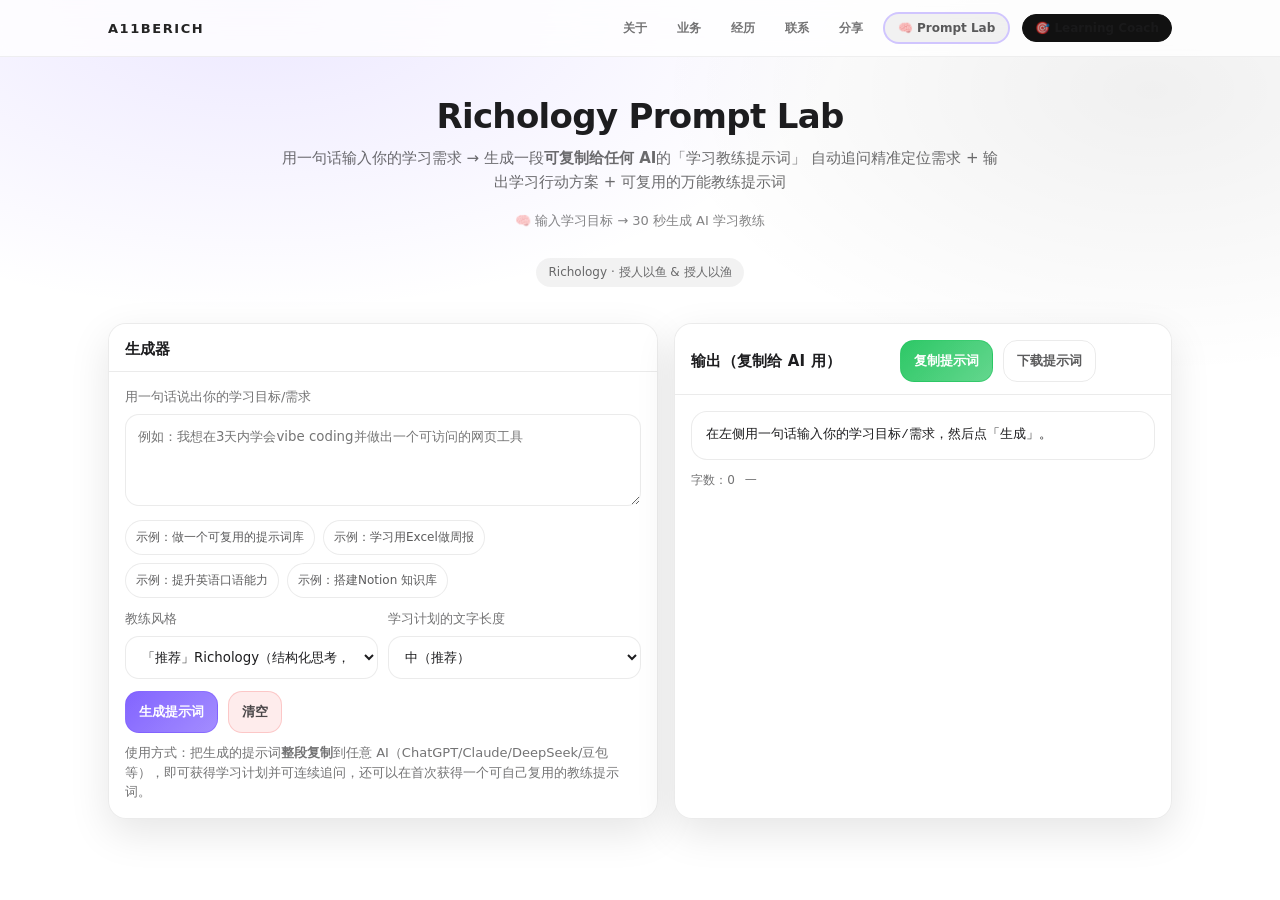
<file: tools/prompt-lab.html>
<!doctype html>
<html lang="zh-CN">
<head>
  <meta charset="utf-8" />
  <meta name="viewport" content="width=device-width,initial-scale=1" />
  <title>Richology Prompt Lab</title>
  <link rel="stylesheet" href="/css/style.css">
	<style>
a{
  text-decoration:none;
}
	  :root{
  /* Apple-like light theme */
  --bg:#ffffff;
  --card:rgba(255,255,255,.78);
  --card2:rgba(255,255,255,.72);
  --text:#1d1d1f;
  --muted:rgba(29,29,31,.62);
  --line:rgba(0,0,0,.08);

  /* Accent（保持你品牌紫，但更克制） */
  --accent:#7c5cff;
  --accent2:#22c55e;
  --warn:#f59e0b;
  --danger:#ef4444;

  /* 更轻的阴影（Apple 风） */
  --shadow: 0 14px 40px rgba(0,0,0,.10);
  --radius: 18px;

  --mono: ui-monospace, SFMono-Regular, Menlo, Monaco, Consolas, "Liberation Mono", "Courier New", monospace;
  --sans: ui-sans-serif, system-ui, -apple-system, Segoe UI, Roboto, Helvetica, Arial, "Apple Color Emoji","Segoe UI Emoji";
}
    *{box-sizing:border-box}
    body{
      margin:0;
      font-family:var(--sans);
      color:var(--text);
      background:
        radial-gradient(1200px 600px at 20% 0%, rgba(124,92,255,.35), transparent 60%),
        radial-gradient(900px 500px at 90% 10%, rgba(34,197,94,.25), transparent 55%),
        radial-gradient(1100px 700px at 50% 100%, rgba(245,158,11,.18), transparent 55%),
        var(--bg);
      min-height:100vh;
    }
    .wrap{
      max-width:1100px;
      margin:0 auto;
      padding:28px 18px 60px;
    }
    header{
      display:flex;
      gap:16px;
      align-items:flex-start;
      justify-content:space-between;
      margin-bottom:18px;
    }
    .title{
      font-size:28px;
      font-weight:800;
      letter-spacing:.2px;
    }
    .subtitle{
      color:var(--muted);
      font-size:14px;
      line-height:1.5;
    }
    .grid{
      display:grid;
      grid-template-columns: 1.05fr .95fr;
      gap:16px;
      margin-top:14px;
    }
    @media (max-width: 960px){
      .grid{grid-template-columns:1fr;}
      header{flex-direction:column; align-items:flex-start;}
    }
    .card{
      background:linear-gradient(180deg, rgba(255,255,255,.05), rgba(255,255,255,.03));
      border:1px solid var(--line);
      border-radius:var(--radius);
      box-shadow:var(--shadow);
      overflow:hidden;
    }
    .card .hd{
      padding:16px 16px 12px;
      border-bottom:1px solid var(--line);
      display:flex;
      align-items:center;
      justify-content:space-between;
      gap:10px;
      background:rgba(0,0,0,.12);
    }
    .card .hd h2{
      margin:0;
      font-size:15px;
      letter-spacing:.2px;
    }
    .card .bd{
      padding:16px;
    }
    label{
      display:block;
      font-size:13px;
      color:var(--muted);
      margin-bottom:8px;
    }
    textarea, input, select{
      width:100%;
      border-radius:14px;
      border:1px solid var(--line);
      background:rgba(0,0,0,.18);
      color:var(--text);
      padding:12px 12px;
      outline:none;
      transition:.15s;
      font-family:var(--sans);
    }
    textarea{min-height:92px; resize:vertical; line-height:1.5;}
    textarea:focus, input:focus, select:focus{
      border-color:rgba(124,92,255,.65);
      box-shadow:0 0 0 4px rgba(124,92,255,.18);
    }
    .row{
      display:grid;
      grid-template-columns: 1fr 1fr;
      gap:10px;
    }
    @media (max-width: 540px){
      .row{grid-template-columns:1fr;}
    }
    .btns{
      display:flex;
      flex-wrap:wrap;
      gap:10px;
      margin-top:12px;
    }
    button{
      border:0;
      border-radius:14px;
      padding:11px 13px;
      font-weight:700;
      color:var(--text);
      background:rgba(255,255,255,.06);
      border:1px solid var(--line);
      cursor:pointer;
      transition:.15s transform, .15s background, .15s border;
      user-select:none;
    }
    button:hover{transform:translateY(-1px); background:rgba(255,255,255,.09);}
    button.primary{
      background:linear-gradient(135deg, rgba(124,92,255,.95), rgba(124,92,255,.55));
      border-color:rgba(124,92,255,.6);
    }
    button.primary:hover{background:linear-gradient(135deg, rgba(124,92,255,1), rgba(124,92,255,.62));}
    button.good{
      background:linear-gradient(135deg, rgba(34,197,94,.95), rgba(34,197,94,.55));
      border-color:rgba(34,197,94,.6);
    }
    button.ghost{
      background:transparent;
    }
    button.danger{
      background:rgba(239,68,68,.12);
      border-color:rgba(239,68,68,.35);
    }
    .hint{
      margin-top:10px;
      color:var(--muted);
      font-size:13px;
      line-height:1.5;
    }
    .chips{
      display:flex; flex-wrap:wrap; gap:8px; margin-top:10px;
    }
    .chip{
      font-size:12px;
      color:var(--muted);
      padding:8px 10px;
      border:1px solid var(--line);
      border-radius:999px;
      background:rgba(255,255,255,.04);
      cursor:pointer;
      user-select:none;
    }
    .chip:hover{border-color:rgba(124,92,255,.5); color:var(--text);}
    pre{
      margin:0;
      white-space:pre-wrap;
      word-break:break-word;
      font-family:var(--mono);
      font-size:12.5px;
      line-height:1.55;
      background:rgba(0,0,0,.25);
      border:1px solid var(--line);
      border-radius:16px;
      padding:14px;
    }
    .meta{
      display:flex; gap:10px; flex-wrap:wrap; margin-top:12px;
      color:var(--muted); font-size:12px;
    }
    .toast{
      position:fixed;
      left:50%;
      transform:translateX(-50%);
      bottom:18px;
      background:rgba(17,24,54,.92);
      border:1px solid var(--line);
      color:var(--text);
      padding:10px 12px;
      border-radius:999px;
      box-shadow:var(--shadow);
      font-size:13px;
      opacity:0;
      pointer-events:none;
      transition:.2s opacity, .2s transform;
    }
    .toast.show{opacity:1; transform:translateX(-50%) translateY(-4px);}
    .small{
      font-size:12px;
      color:var(--muted);
    }
	  /* ---- Richology site style alignment (safe patch) ---- */
body{
  background:
    radial-gradient(1000px 520px at 20% 0%, rgba(124,92,255,.14), transparent 60%),
    radial-gradient(900px 520px at 90% 10%, rgba(0,0,0,.06), transparent 55%),
    #fff;
  color: var(--text);
}

.card{
  background: var(--card);
  backdrop-filter: blur(18px) saturate(160%);
  -webkit-backdrop-filter: blur(18px) saturate(160%);
  border: 1px solid var(--line);
  box-shadow: var(--shadow);
}

.card .hd{
  background: rgba(255,255,255,.55);
  border-bottom: 1px solid var(--line);
}

textarea, input, select{
  background: rgba(255,255,255,.70);
  border: 1px solid var(--line);
  color: var(--text);
}

pre{
  background: rgba(255,255,255,.72);
  border: 1px solid var(--line);
  color: var(--text);
}

.pill,.chip,button{
  background: rgba(255,255,255,.62);
  border: 1px solid var(--line);
  color: rgba(29,29,31,.72);
}

button.primary{
  color:#fff;
  background: linear-gradient(135deg, rgba(124,92,255,.95), rgba(124,92,255,.70));
  border-color: rgba(124,92,255,.55);
}

button.good{
  color:#fff;
  background: linear-gradient(135deg, rgba(34,197,94,.95), rgba(34,197,94,.70));
  border-color: rgba(34,197,94,.55);
}

button.danger{
  background: rgba(239,68,68,.10);
  border-color: rgba(239,68,68,.22);
  color: rgba(29,29,31,.80);
}

.toast{
  background: rgba(255,255,255,.88);
  color: var(--text);
}
	  /* ===== Top Nav (match homepage glass-nav) ===== */
.glass-nav{
  position: fixed;
  top: 0; left: 0; right: 0;
  z-index: 999;
  background: rgba(255,255,255,.78);
  backdrop-filter: blur(22px) saturate(180%);
  -webkit-backdrop-filter: blur(22px) saturate(180%);
  border-bottom: 1px solid rgba(0,0,0,.06);
}

.nav-inner{
  max-width: 1100px;
  margin: 0 auto;
  padding: 10px 18px;
  display:flex;
  align-items:center;
  justify-content:space-between;
  gap:12px;
  min-height: 56px;
}

.nav-brand{
  font-size: 13px;
  font-weight: 700;
  letter-spacing: .12em;
  text-decoration:none;
  color: #111;
  opacity:.92;
}

.nav-links{
  display:flex;
  align-items:center;
  gap:14px;
  justify-content:flex-end;
}

.desktop-nav{
  display:flex;
}

.mobile-nav{
  display:none;
  align-items:center;
  gap:8px;
}

.menu-btn{
  width:40px;
  height:40px;
  border-radius:999px;
  border:1px solid rgba(0,0,0,.08);
  background:rgba(0,0,0,.05);
  color:#444;
  font-size:16px;
  display:inline-flex;
  align-items:center;
  justify-content:center;
  box-shadow:none;
  cursor:pointer;
  padding:0;
}

.mobile-menu{
  border-top:1px solid rgba(0,0,0,.06);
  background:rgba(255,255,255,.92);
  backdrop-filter:blur(18px);
  -webkit-backdrop-filter:blur(18px);
}

.mobile-menu-inner{
  max-width:1100px;
  margin:0 auto;
  padding:10px 18px 14px;
  display:flex;
  flex-direction:column;
  gap:4px;
}

.mobile-menu-inner a{
  font-size:14px;
  font-weight:600;
  color:rgba(29,29,31,.74);
  padding:10px 4px;
  text-decoration:none;
}

.nav-pill-dark{
  background:#111 !important;
  color:#fff !important;
  border:1px solid #111 !important;
}

.hidden{
  display:none !important;
}

.nav-links a{
  font-size:12px;
  font-weight:600;
  color:rgba(29,29,31,.62);
  padding:6px 8px;
  border-radius:10px;
  text-decoration:none;
}

.nav-links a:hover{
  color:#111;
  background: rgba(0,0,0,.05);
}

.nav-pill{
  padding:6px 12px !important;
  border-radius:999px !important;
  background:rgba(0,0,0,.05);
  color:rgba(29,29,31,.72) !important;
  border:1px solid transparent;
  text-decoration:none !important;
}

.nav-pill:hover{
  background: rgba(0,0,0,.10);
  color:#111 !important;
}

/* 给页面内容让出顶部导航高度，避免被盖住 */
.wrap{
  padding-top: 86px; /* 原来是 28px，这里叠加导航高度 */
}

/* 手机适配：导航自动换行，不挤 */
@media (max-width: 640px){
  .nav-inner{
    padding:10px 14px;
  }

  .desktop-nav{
    display:none;
  }

  .mobile-nav{
    display:flex;
  }

  .mobile-menu-inner{
    padding:10px 14px 14px;
  }
}
	  /* ===== Hero (match homepage style) ===== */

.hero{
  margin-bottom: 36px;
  padding-top: 10px;
}

.hero-inner{
  text-align:center;
  max-width:720px;
  margin:0 auto;
}

.hero-title{
  font-size:34px;
  font-weight:700;
  letter-spacing:-0.02em;
  color:#1d1d1f;
  margin-bottom:10px;
}

.hero-subtitle{
  font-size:15px;
  color:rgba(29,29,31,.65);
  margin-bottom:16px;
}

.hero-badge{
  display:inline-block;
  font-size:12px;
  color:rgba(29,29,31,.65);
  background:rgba(0,0,0,.05);
  padding:6px 12px;
  border-radius:999px;
}

/* mobile */
@media (max-width:640px){

  .hero-title{
    font-size:28px;
  }

  .hero-subtitle{
    font-size:14px;
  }

}
	  .hero-subtitle span{
  display:block;
}

.hero-subtitle{
  max-width:720px;
  margin:0 auto 18px auto;
  line-height:1.6;
  font-size:15px;
  color:rgba(29,29,31,.65);
}

/* 桌面端：三行合并为一行 */
@media (min-width: 768px){

  .hero-subtitle span{
    display:inline;
  }

}
	.hero-note{
  text-align:center;
  font-size:13px;
  color:rgba(29,29,31,.55);
  margin-bottom:28px;
}
.nav-links-share{
  font-size:12px;
  font-weight:600;
  color:rgba(29,29,31,.62);
  text-decoration:none;
  padding:6px 8px;
  border-radius:10px;
}

.nav-links-share:hover{
  color:#111;
  background: rgba(0,0,0,.05);
}
  </style>
</head>
<body>
	<nav class="glass-nav">
  <div class="nav-inner">
    <a href="/" class="nav-brand">A11BERICH</a>

    <!-- Desktop Navigation -->
    <div class="nav-links desktop-nav">
      <a href="/#top">关于</a>
      <a href="/#expertise">业务</a>
      <a href="/#experience">经历</a>
      <a href="/#contact">联系</a>
      <a href="#" class="nav-links-share" onclick="sharePromptLab(); return false;">分享</a>
      <a href="/prompt" class="nav-pill active">🧠 Prompt Lab</a>
      <a href="/learning" class="nav-pill nav-pill-dark">🎯 Learning Coach</a>
    </div>

    <!-- Mobile Navigation -->
    <div class="mobile-nav">
      <a href="/prompt" class="nav-pill active">🧠 Prompt Lab</a>

      <button id="menuToggle"
        class="menu-btn"
        aria-label="打开菜单">
        ☰
      </button>
    </div>
  </div>

  <!-- Mobile Dropdown -->
  <div id="mobileMenu" class="mobile-menu hidden">
    <div class="mobile-menu-inner">
      <a href="/#top">关于</a>
      <a href="/#expertise">业务</a>
      <a href="/#experience">经历</a>
      <a href="/#contact">联系</a>
      <a href="#" onclick="sharePromptLab(); return false;">分享</a>
      <a href="/learning">🎯 Learning Coach</a>
    </div>
  </div>
</nav>
  <div class="wrap">
	  <header class="hero">

  <div class="hero-inner">

    <div class="hero-title">
      Richology Prompt Lab
    </div>

    <div class="hero-subtitle">

<span class="line1">
用一句话输入你的学习需求
</span>

<span class="line2">
→ 生成一段<strong>可复制给任何 AI</strong>的「学习教练提示词」
</span>

<span class="line3">
自动追问精准定位需求 + 输出学习行动方案 + 可复用的万能教练提示词
</span>

</div>
<div class="hero-note">
🧠 输入学习目标 → 30 秒生成 AI 学习教练
</div>
    <div class="hero-badge">
      Richology · 授人以鱼 & 授人以渔
    </div>

  </div>

</header>

    <div class="grid">
      <!-- Left: Builder -->
      <section class="card">
        <div class="hd">
          <h2>生成器</h2>
        </div>
        <div class="bd">
          <label for="goal">用一句话说出你的学习目标/需求</label>
          <textarea id="goal" placeholder="例如：我想在3天内学会vibe coding并做出一个可访问的网页工具"></textarea>

          <div class="chips" id="examples">
            <div class="chip" data-eg="我想在7天内把结构化思考变成可复用的提示词库，并用一个网页工具分享给朋友">示例：做一个可复用的提示词库</div>
            <div class="chip" data-eg="我想在14天内学会用Excel做数据分析，并做出一份能复用的周报模板">示例：学习用Excel做周报</div>
            <div class="chip" data-eg="我想在30天内提升英语口语，能进行10分钟面试自我介绍与追问">示例：提升英语口语能力</div>
            <div class="chip" data-eg="我想在3天内学会用Notion做个人知识库，并搭一个学习看板">示例：搭建Notion 知识库</div>
          </div>

          <div class="row" style="margin-top:12px;">
            <div>
              <label for="tone">教练风格</label>
              <select id="tone">
                <option value="hardcore">硬核执行（少鸡汤，多执行）</option>
                <option value="gentle">温和陪跑（降低摩擦和压力，鼓励小步快跑）</option>
                <option value="pm">产品经理型（目标感强/里程碑设计/阶段验收）</option>
                <option value="richology" selected>「推荐」Richology（结构化思考，模型化输出）</option>
              </select>
            </div>
            <div>
              <label for="length">学习计划的文字长度</label>
              <select id="length">
                <option value="short">短（适合手机阅读）</option>
                <option value="medium" selected>中（推荐）</option>
                <option value="long">长（更完整）</option>
              </select>
            </div>
          </div>

          <div class="btns">
            <button class="primary" id="gen">生成提示词</button>
            <button class="danger" id="reset">清空</button>
          </div>

          <div class="hint">
            使用方式：把生成的提示词<strong>整段复制</strong>到任意 AI（ChatGPT/Claude/DeepSeek/豆包 等），即可获得学习计划并可连续追问，还可以在首次获得一个可自己复用的教练提示词。
          </div>
        </div>
      </section>

      <!-- Right: Output -->
      <section class="card">
        <div class="hd">
          <h2>输出（复制给 AI 用）</h2>
	<div style="display:flex;gap:10px;align-items:center;">
   	 <button class="good" id="copy">复制提示词</button>
   	 <button class="ghost" id="download">下载提示词</button>
  	</div>
          <div class="small"> </div>
        </div>
        <div class="bd">
          <pre id="out">在左侧用一句话输入你的学习目标/需求，然后点「生成」。</pre>
          <div class="meta">
            <span id="wc">字数：0</span>
            <span id="ts">—</span>
          </div>
        </div>
      </section>
    </div>

    <div class="toast" id="toast">已复制 ✅</div>
  </div>

<script>
  const $ = (id) => document.getElementById(id);

  const goalEl = $("goal");
  const toneEl = $("tone");
  const lenEl  = $("length");
  const outEl  = $("out");
  const wcEl   = $("wc");
  const tsEl   = $("ts");
  const toast  = $("toast");

  function nowStr(){
    const d = new Date();
    const pad = (n)=>String(n).padStart(2,"0");
    return `${d.getFullYear()}-${pad(d.getMonth()+1)}-${pad(d.getDate())} ${pad(d.getHours())}:${pad(d.getMinutes())}`;
  }

  function wordCount(s){
    // 粗略：中文按字符计，英文按空格计 —— 用长度近似即可
    return s.trim().length;
  }

  function vibeStyle(tone){
    switch(tone){
      case "hardcore":
        return {
          tagline: "硬核执行：少讲道理，多给动作。每一步都要可完成、可验收。",
          constraints: "风格：直给、强约束、可执行。避免空话。"
        };
      case "gentle":
        return {
          tagline: "温和陪跑：降低摩擦，小步快跑，允许不完美但要持续。",
          constraints: "风格：友好、鼓励、拆得更小。避免压迫感。"
        };
      case "pm":
        return {
          tagline: "产品经理型：目标、里程碑、验收标准、风险预案，一套走通。",
          constraints: "风格：结构化、里程碑驱动、强调验收与风险。"
        };
      case "richology":
      default:
        return {
          tagline: "Richology：结构化思考，模型化输出。把学习变成可复用系统。",
          constraints: "风格：框架清晰、模型化表达、结果导向。"
        };
    }
  }

  function lengthRule(len){
    if(len === "short") return "每个小节尽量精炼，总输出控制在约 600–900 字。";
    if(len === "long")  return "尽量完整，允许更细的步骤与示例，总输出可到 1500–2200 字。";
    return "默认平衡：清晰结构 + 可执行步骤，总输出约 900–1500 字。";
  }

  function buildPrompt(userGoal, tone, len){
    const style = vibeStyle(tone);
    const lenRuleText = lengthRule(len);

    // A/B 结构：AI收到这段后，会先追问（<=5），再即使回答不全也生成A+B。
    return `你是一名「AI学习教练 + 训练设计师」。你的工作不是讲道理，而是把用户的一句话学习需求，转成可执行的训练系统，并给出一段可复用的“教练提示词”。

【你的风格】
- ${style.tagline}
- ${style.constraints}
- 输出长度规则：${lenRuleText}
- 默认用中文；当用户指定需要英文/双语时再切换。

【用户一句话】
${userGoal}

【工作规则（必须遵守）】
1) 你必须先提出最多 5 个追问，补齐关键信息；如果用户不回答或回答不全，你要用最合理的默认值继续。
2) 你必须输出两部分：
   A. 给用户的学习行动方案（今天就能开始做）
   B. 给 AI 的“教练提示词”（可复制给任何 AI 继续执行）
3) 你的方案必须强调：动作、产出物、验收标准、复盘与中断恢复（失败预案）。
4) 避免空话与泛泛建议；每一步必须可执行、可衡量。

【你要追问/默认的信息（按优先级）】
- 学习主题是什么？（从用户一句话里提取）
- 目标结果是什么？（应试/工作应用/建立体系/做出作品）
- 时间与节奏（周期多长、每天可投入多久）
- 当前水平（小白/有基础/进阶）
- 最终产出物是什么（作品/笔记/报告/演示/项目/模板）
- 约束条件（工具、资源、场景、是否需要中文/英文）

【A. 给用户的学习行动方案（必须按此结构输出）】
1) 目标定义：一句话（含衡量标准）
2) 启动计划（按用户周期）：每天做什么（默认每次 30–60 分钟，除非用户明确更久）
3) 里程碑：按天/周列出里程碑（每个里程碑都要写“交付物 + 验收标准”）
4) 训练题/练习：至少 6 个练习任务（从易到难，尽量贴近真实场景）
5) 检验方式：如何判断学会了（客观标准/可见结果）
6) 复盘模板：一次复盘的固定问题清单（不超过 8 条）
7) 失败预案：如果中断了，如何最小代价恢复（给出 3 条具体动作）

【B. 给 AI 的“教练提示词”（必须可复制复用）】
用下面格式输出（必须完整）：
- 角色：你是谁
- 目标：把用户带到什么结果（含验收）
- 输入：你将向用户收集什么信息（最多 5 问）
- 过程：你如何拆解、如何设计练习、如何迭代（每次输出都带下一步）
- 输出：你以什么结构输出
- 约束：语言、长度、避免空话、可执行与可验收

现在开始：先提出最多 5 个追问。随后，无论用户回答是否完整，都继续输出 学习计划 和 可复用的教练提示词。`;
  }

  function setOutput(text){
    outEl.textContent = text;
    wcEl.textContent = "字数：" + wordCount(text);
    tsEl.textContent = "生成时间：" + nowStr();
  }

  function showToast(msg){
    toast.textContent = msg;
    toast.classList.add("show");
    setTimeout(()=>toast.classList.remove("show"), 1100);
  }

  $("gen").addEventListener("click", () => {
    const userGoal = (goalEl.value || "").trim();
    if(!userGoal){
      showToast("先输入一句话目标 🙂");
      goalEl.focus();
      return;
    }
    const prompt = buildPrompt(userGoal, toneEl.value, lenEl.value);
    setOutput(prompt);
    showToast("已生成 ✅");
  });

  $("copy").addEventListener("click", async () => {
    const text = outEl.textContent || "";
    if(!text || text.includes("在左侧输入你的学习计划/需求")){
      showToast("先生成内容再复制 🙂");
      return;
    }
    try{
      await navigator.clipboard.writeText(text);
      showToast("已复制 ✅");
    }catch(e){
      // fallback
      const ta = document.createElement("textarea");
      ta.value = text;
      document.body.appendChild(ta);
      ta.select();
      document.execCommand("copy");
      document.body.removeChild(ta);
      showToast("已复制 ✅");
    }
  });

  $("download").addEventListener("click", () => {
    const text = outEl.textContent || "";
    if(!text || text.includes("在左侧输入你的学习计划/需求")){
      showToast("先生成内容再下载 🙂");
      return;
    }
    const blob = new Blob([text], {type:"text/plain;charset=utf-8"});
    const a = document.createElement("a");
    a.href = URL.createObjectURL(blob);
    a.download = "richology-prompt-lab.txt";
    document.body.appendChild(a);
    a.click();
    document.body.removeChild(a);
    URL.revokeObjectURL(a.href);
    showToast("已下载 ✅");
  });

  $("reset").addEventListener("click", () => {
    goalEl.value = "";
    setOutput("在左侧输入你的学习计划/需求，然后点「生成」。");
    showToast("已清空");
    goalEl.focus();
  });

  $("examples").addEventListener("click", (e) => {
    const chip = e.target.closest(".chip");
    if(!chip) return;
    goalEl.value = chip.dataset.eg || "";
    goalEl.focus();
    showToast("已填入示例");
  });
	function sharePromptLab(){

  const url = location.origin + "/prompt";

  const text = "Richology Prompt Lab：输入一句学习需求，生成可复制给任何AI的学习教练提示词。";

  if (navigator.share) {

    navigator.share({
      title: "Richology Prompt Lab",
      text: text,
      url: url
    }).catch(()=>{});

    return;

  }

  navigator.clipboard.writeText(url).then(()=>{
    alert("链接已复制：" + url);
  });

}
const menuToggle = document.getElementById('menuToggle');
const mobileMenu = document.getElementById('mobileMenu');

if(menuToggle && mobileMenu){
  menuToggle.addEventListener('click', function(){
    mobileMenu.classList.toggle('hidden');
  });

  mobileMenu.querySelectorAll('a').forEach(link=>{
    link.addEventListener('click', ()=>{
      mobileMenu.classList.add('hidden');
    });
  });
}
	const currentPath = window.location.pathname;

document.querySelectorAll('.nav-links a').forEach(link => {
  const linkPath = new URL(link.href).pathname;

  if (link.classList.contains('nav-pill') && linkPath !== "/" && currentPath.startsWith(linkPath)) {
    link.classList.add('nav-pill-dark');
  }
});
</script>
</body>
</html>
</file>
<file: css/style.css>
/* ===== Global Link Style ===== */

a{
  text-decoration:none;
  color:inherit;
}


/* ===== Navigation ===== */
.nav-pill.active{
  box-shadow:0 0 0 2px rgba(124,92,255,.35);
}
.hidden{
  display:none;
}
.glass-nav{
  position:fixed;
  top:0;
  left:0;
  right:0;
  z-index:999;
  background:rgba(255,255,255,.78);
  backdrop-filter:blur(22px) saturate(180%);
  -webkit-backdrop-filter:blur(22px) saturate(180%);
  border-bottom:1px solid rgba(0,0,0,.06);
}

.nav-inner{
  max-width:1100px;
  margin:0 auto;
  padding:10px 18px;
  display:flex;
  align-items:center;
  justify-content:space-between;
  gap:12px;
  min-height:56px;
}

.nav-brand{
  font-size:13px;
  font-weight:700;
  letter-spacing:.12em;
}

.nav-links{
  display:flex;
  align-items:center;
  gap:14px;
}

.nav-links a{
  font-size:12px;
  font-weight:600;
  color:rgba(29,29,31,.62);
  padding:6px 8px;
  border-radius:10px;
}

.nav-links a:hover{
  color:#111;
  background:rgba(0,0,0,.05);
}


/* ===== Pills ===== */

.nav-pill{
  padding:6px 12px;
  border-radius:999px;
  background:rgba(0,0,0,.05);
  color:rgba(29,29,31,.72);
  border:1px solid transparent;
}

.nav-pill-dark{
  background:#111;
  color:#fff;
  border:1px solid #111;
}


/* ===== Mobile Nav ===== */

.mobile-nav{
  display:none;
  align-items:center;
  gap:8px;
}

.menu-btn{
  width:40px;
  height:40px;
  border-radius:999px;
  border:1px solid rgba(0,0,0,.08);
  background:rgba(0,0,0,.05);
  font-size:16px;
  display:flex;
  align-items:center;
  justify-content:center;
}

.mobile-menu{
  border-top:1px solid rgba(0,0,0,.06);
  background:rgba(255,255,255,.92);
  backdrop-filter:blur(18px);
}

.mobile-menu-inner{
  max-width:1100px;
  margin:0 auto;
  padding:10px 18px 14px;
  display:flex;
  flex-direction:column;
}

.mobile-menu-inner a{
  padding:10px 4px;
  font-weight:600;
}


/* ===== Responsive ===== */

@media (max-width:640px){

  .desktop-nav{
    display:none;
  }

  .mobile-nav{
    display:flex;
  }

}
</file>
